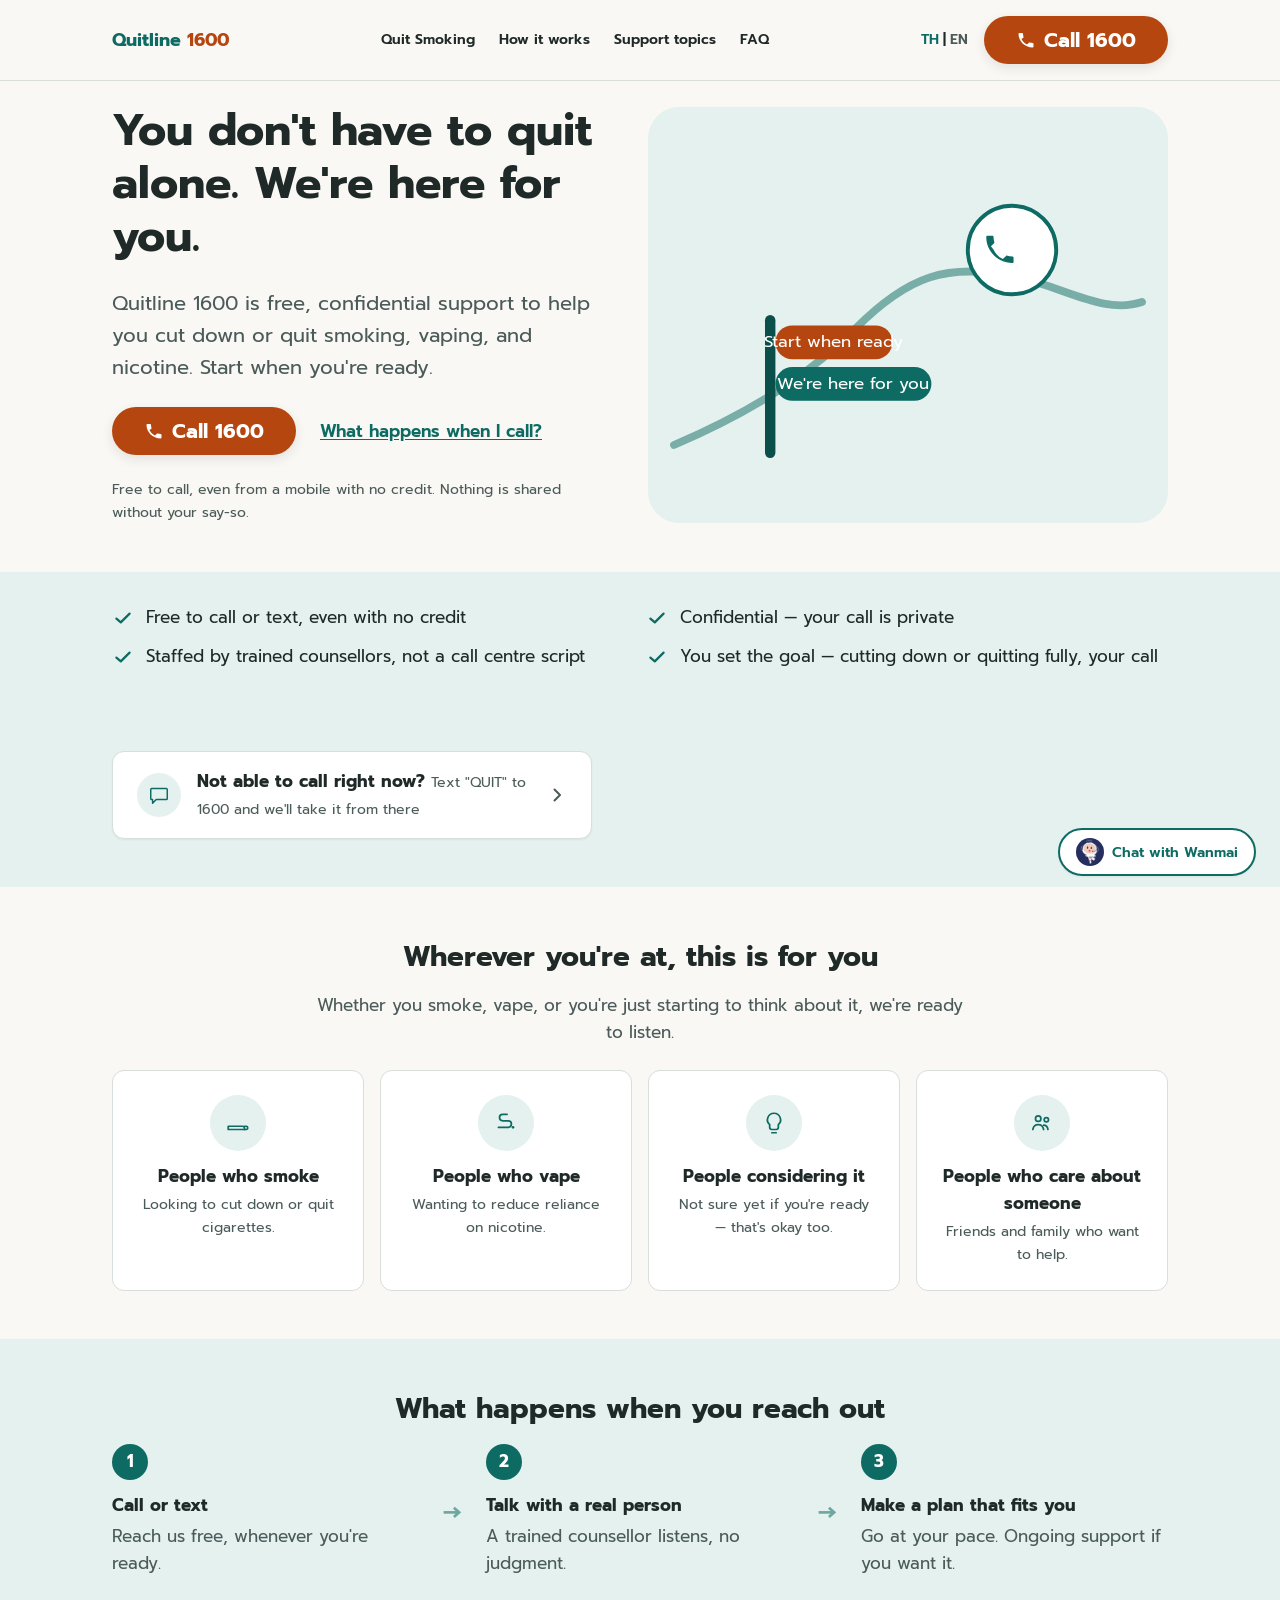
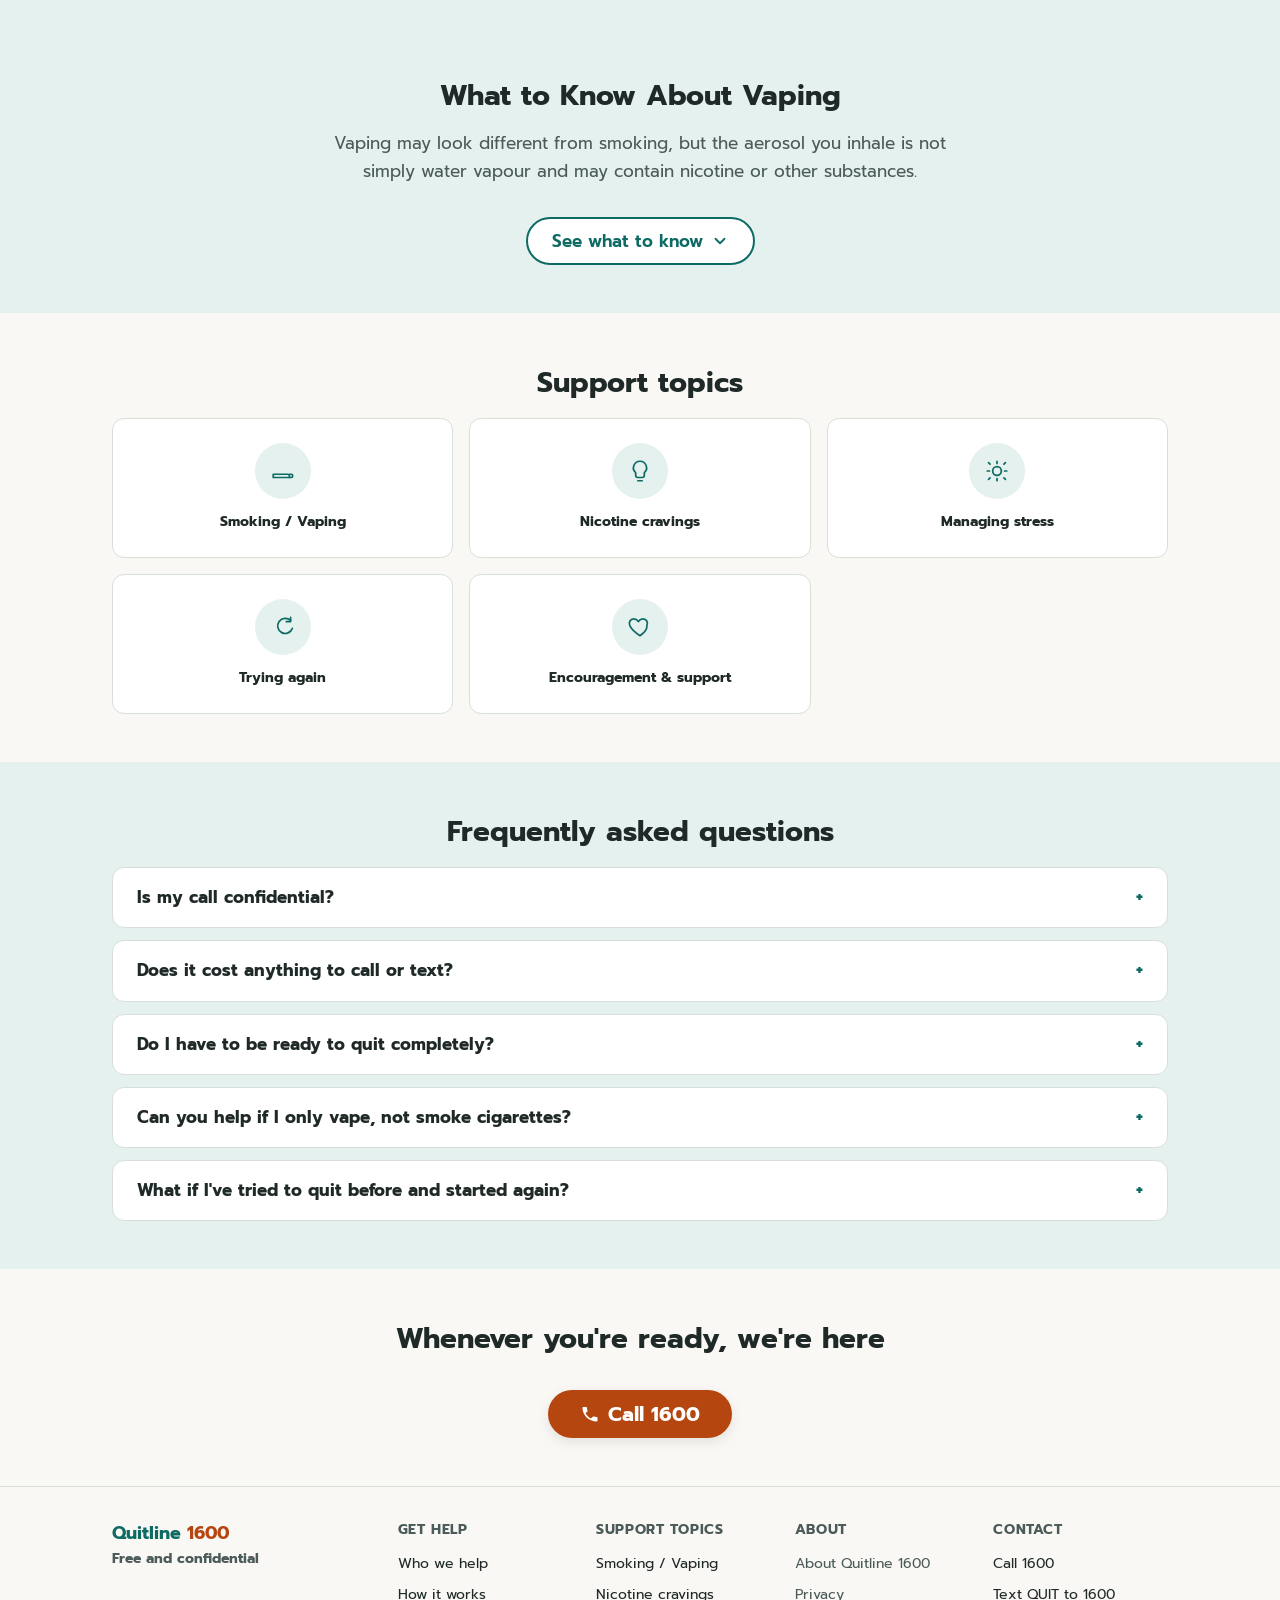
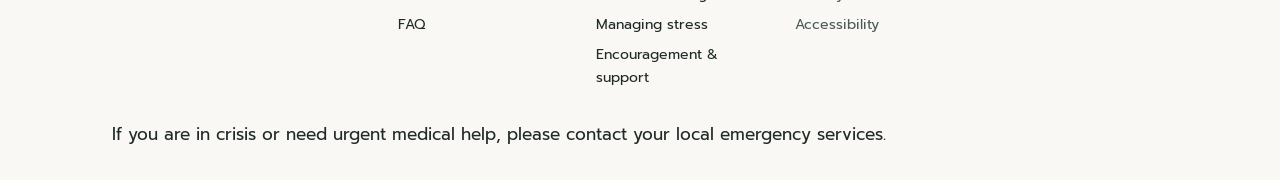
<file: en.html>
<!DOCTYPE html>
<html lang="en">
  <head>
    <meta charset="UTF-8" />
    <meta name="viewport" content="width=device-width, initial-scale=1.0" />
    <title>Quitline 1600 — Free, confidential support to quit smoking or vaping</title>
    <meta
      name="description"
      content="Quitline 1600 is a free, confidential phone and text service that helps you quit smoking or vaping, at your own pace. Call or text anytime, no matter where you're at."
    />
    <link rel="preconnect" href="https://fonts.googleapis.com" />
    <link rel="preconnect" href="https://fonts.gstatic.com" crossorigin />
    <link
      href="https://fonts.googleapis.com/css2?family=Prompt:wght@400;500;600;700&display=swap"
      rel="stylesheet"
    />
    <link rel="stylesheet" href="./style.css" />
  </head>
  <body>
    <a class="skip-link" href="#main">Skip to main content</a>

    <!-- Header: wordmark + on-page nav + language toggle + compact Call CTA -->
    <header class="site-header">
      <div class="wrap site-header__inner">
        <p class="wordmark">Quitline <span>1600</span></p>

        <nav class="site-nav" aria-label="Primary">
          <ul class="site-nav__list">
            <li><a href="#who-we-help">Quit Smoking</a></li>
            <li><a href="#how-it-works">How it works</a></li>
            <li><a href="#support-topics">Support topics</a></li>
            <li><a href="#faq">FAQ</a></li>
          </ul>
        </nav>

        <div class="header-actions">
          <p class="lang-toggle">
            <a href="./index.html" hreflang="th">TH</a>
            <span aria-hidden="true">|</span>
            <span class="lang-toggle__current" aria-current="true">EN</span>
          </p>

          <a class="btn btn-primary btn-primary--compact" href="tel:1600">
            <svg class="btn-icon" viewBox="0 0 24 24" aria-hidden="true" focusable="false">
              <path
                d="M6.6 10.8c1.4 2.8 3.8 5.2 6.6 6.6l2.2-2.2c.3-.3.7-.4 1-.2 1.1.4 2.3.6 3.6.6.6 0 1 .4 1 1V20c0 .6-.4 1-1 1C10.4 21 3 13.6 3 4.6c0-.6.4-1 1-1h3.4c.6 0 1 .4 1 1 0 1.3.2 2.5.6 3.6.1.4 0 .8-.2 1L6.6 10.8Z"
              />
            </svg>
            <span>Call 1600</span>
          </a>
        </div>
      </div>
    </header>

    <main id="main">
      <!-- Hero: must answer "what is this / who's it for / what do I do next" without scrolling -->
      <section class="hero">
        <div class="wrap hero__grid">
          <div class="hero__inner">
            <h1 class="hero__title">You don't have to quit alone. We're here for you.</h1>
            <p class="hero__lead">
              Quitline 1600 is free, confidential support to help you cut down or quit
              smoking, vaping, and nicotine. Start when you're ready.
            </p>

            <div class="hero__actions">
              <a class="btn btn-primary" href="tel:1600">
                <svg class="btn-icon" viewBox="0 0 24 24" aria-hidden="true" focusable="false">
                  <path
                    d="M6.6 10.8c1.4 2.8 3.8 5.2 6.6 6.6l2.2-2.2c.3-.3.7-.4 1-.2 1.1.4 2.3.6 3.6.6.6 0 1 .4 1 1V20c0 .6-.4 1-1 1C10.4 21 3 13.6 3 4.6c0-.6.4-1 1-1h3.4c.6 0 1 .4 1 1 0 1.3.2 2.5.6 3.6.1.4 0 .8-.2 1L6.6 10.8Z"
                  />
                </svg>
                <span>Call 1600</span>
              </a>
              <a class="hero__secondary-link" href="#how-it-works">What happens when I call?</a>
            </div>

            <p class="hero__reassurance">
              Free to call, even from a mobile with no credit. Nothing is shared without
              your say-so.
            </p>
          </div>

          <!-- Decorative illustration, mirrors the signpost/path graphic in ux/Wireframe.TH.png -->
          <div class="hero__art" aria-hidden="true">
            <svg viewBox="0 0 400 320" fill="none" xmlns="http://www.w3.org/2000/svg">
              <rect width="400" height="320" rx="24" fill="#E4F1EF" />
              <path
                d="M20 260C90 230 130 200 160 170C200 130 230 120 280 130C320 138 350 160 380 150"
                stroke="#0E6B63"
                stroke-width="6"
                stroke-linecap="round"
                fill="none"
                opacity="0.5"
              />
              <circle cx="280" cy="110" r="34" fill="#FFFFFF" stroke="#0E6B63" stroke-width="3" />
              <path
                d="M266 110c1.5 3 4 5.5 7 7l2.4-2.4c.3-.3.7-.4 1-.2 1.2.4 2.4.6 3.8.6.6 0 1 .4 1 1V119c0 .6-.4 1-1 1-11 0-20-9-20-20 0-.6.4-1 1-1h3.6c.6 0 1 .4 1 1 0 1.4.2 2.6.6 3.8.1.4 0 .8-.2 1l-2.4 2.4Z"
                fill="#0E6B63"
              />
              <rect x="90" y="160" width="8" height="110" rx="4" fill="#0A4F49" />
              <rect x="98" y="168" width="90" height="26" rx="13" fill="#B5460F" />
              <text x="143" y="185" font-size="13" fill="#FFFFFF" text-anchor="middle" font-family="Prompt, sans-serif">Start when ready</text>
              <rect x="98" y="200" width="120" height="26" rx="13" fill="#0E6B63" />
              <text x="158" y="217" font-size="13" fill="#FFFFFF" text-anchor="middle" font-family="Prompt, sans-serif">We're here for you</text>
            </svg>
          </div>
        </div>
      </section>

      <!-- Trust strip: only verified claims, placed immediately after hero -->
      <section class="trust-strip" aria-label="Good to know">
        <div class="wrap">
          <ul class="trust-list">
            <li class="trust-item">
              <svg class="trust-icon" viewBox="0 0 20 20" aria-hidden="true" focusable="false">
                <path d="M4 10.5 8 14l8-8" fill="none" stroke="currentColor" stroke-width="2" stroke-linecap="round" stroke-linejoin="round"/>
              </svg>
              <span>Free to call or text, even with no credit</span>
            </li>
            <li class="trust-item">
              <svg class="trust-icon" viewBox="0 0 20 20" aria-hidden="true" focusable="false">
                <path d="M4 10.5 8 14l8-8" fill="none" stroke="currentColor" stroke-width="2" stroke-linecap="round" stroke-linejoin="round"/>
              </svg>
              <span>Confidential — your call is private</span>
            </li>
            <li class="trust-item">
              <svg class="trust-icon" viewBox="0 0 20 20" aria-hidden="true" focusable="false">
                <path d="M4 10.5 8 14l8-8" fill="none" stroke="currentColor" stroke-width="2" stroke-linecap="round" stroke-linejoin="round"/>
              </svg>
              <span>Staffed by trained counsellors, not a call centre script</span>
            </li>
            <li class="trust-item">
              <svg class="trust-icon" viewBox="0 0 20 20" aria-hidden="true" focusable="false">
                <path d="M4 10.5 8 14l8-8" fill="none" stroke="currentColor" stroke-width="2" stroke-linecap="round" stroke-linejoin="round"/>
              </svg>
              <span>You set the goal — cutting down or quitting fully, your call</span>
            </li>
          </ul>
        </div>
      </section>

      <!-- Secondary action: text option for privacy-sensitive moments -->
      <section class="section section--tint">
        <div class="wrap">
          <a class="chat-cta" href="sms:1600?&body=QUIT">
            <span class="chat-cta__icon">
              <svg viewBox="0 0 24 24" aria-hidden="true" focusable="false">
                <path
                  d="M4 5h16a1 1 0 0 1 1 1v10a1 1 0 0 1-1 1H9l-4 4v-4H4a1 1 0 0 1-1-1V6a1 1 0 0 1 1-1Z"
                  fill="none" stroke="currentColor" stroke-width="1.6" stroke-linejoin="round"
                />
              </svg>
            </span>
            <span class="chat-cta__body">
              <span class="chat-cta__title">Not able to call right now?</span>
              <span class="chat-cta__subtitle">Text "QUIT" to 1600 and we'll take it from there</span>
            </span>
            <svg class="chat-cta__chevron" viewBox="0 0 20 20" aria-hidden="true" focusable="false">
              <path d="M7.5 4.5 13 10l-5.5 5.5" fill="none" stroke="currentColor" stroke-width="2" stroke-linecap="round" stroke-linejoin="round"/>
            </svg>
          </a>
        </div>
      </section>

      <!-- Who we help: inclusive framing, no readiness gate -->
      <section class="section" id="who-we-help" aria-labelledby="who-we-help-heading">
        <div class="wrap">
          <h2 id="who-we-help-heading" class="section__title section__title--center">Wherever you're at, this is for you</h2>
          <p class="section__lead section__lead--center">
            Whether you smoke, vape, or you're just starting to think about it, we're
            ready to listen.
          </p>
          <ul class="who-grid">
            <li class="who-card">
              <span class="icon-badge">
                <svg viewBox="0 0 24 24" aria-hidden="true" focusable="false">
                  <path d="M3 15h13a2 2 0 0 1 2 2v1H3v-3Z" fill="none" stroke="currentColor" stroke-width="1.6" stroke-linejoin="round"/>
                  <path d="M18 15h1.5a1.5 1.5 0 0 1 0 3H18" fill="none" stroke="currentColor" stroke-width="1.6" stroke-linecap="round"/>
                </svg>
              </span>
              <h3 class="who-card__title">People who smoke</h3>
              <p class="who-card__text">Looking to cut down or quit cigarettes.</p>
            </li>
            <li class="who-card">
              <span class="icon-badge">
                <svg viewBox="0 0 24 24" aria-hidden="true" focusable="false">
                  <path d="M5 16h9a3 3 0 0 0 0-6H9a3 3 0 0 1 0-6h4" fill="none" stroke="currentColor" stroke-width="1.6" stroke-linecap="round" stroke-linejoin="round"/>
                  <circle cx="18.5" cy="16" r="1.2" fill="currentColor"/>
                </svg>
              </span>
              <h3 class="who-card__title">People who vape</h3>
              <p class="who-card__text">Wanting to reduce reliance on nicotine.</p>
            </li>
            <li class="who-card">
              <span class="icon-badge">
                <svg viewBox="0 0 24 24" aria-hidden="true" focusable="false">
                  <path d="M12 3a6 6 0 0 0-4 10.5V16a2 2 0 0 0 2 2h4a2 2 0 0 0 2-2v-2.5A6 6 0 0 0 12 3Z" fill="none" stroke="currentColor" stroke-width="1.6" stroke-linejoin="round"/>
                  <path d="M10 21h4" stroke="currentColor" stroke-width="1.6" stroke-linecap="round"/>
                </svg>
              </span>
              <h3 class="who-card__title">People considering it</h3>
              <p class="who-card__text">Not sure yet if you're ready — that's okay too.</p>
            </li>
            <li class="who-card">
              <span class="icon-badge">
                <svg viewBox="0 0 24 24" aria-hidden="true" focusable="false">
                  <circle cx="8.5" cy="8" r="2.5" fill="none" stroke="currentColor" stroke-width="1.6"/>
                  <circle cx="16" cy="9" r="2" fill="none" stroke="currentColor" stroke-width="1.6"/>
                  <path d="M3.5 18c.5-2.8 2.5-4.5 5-4.5s4.5 1.7 5 4.5" fill="none" stroke="currentColor" stroke-width="1.6" stroke-linecap="round"/>
                  <path d="M13.5 14c2 0 3.6 1.5 4 4" fill="none" stroke="currentColor" stroke-width="1.6" stroke-linecap="round"/>
                </svg>
              </span>
              <h3 class="who-card__title">People who care about someone</h3>
              <p class="who-card__text">Friends and family who want to help.</p>
            </li>
          </ul>
        </div>
      </section>

      <!-- How it works: demystify the call before asking again -->
      <section class="section section--tint" id="how-it-works" aria-labelledby="how-it-works-heading">
        <div class="wrap">
          <h2 id="how-it-works-heading" class="section__title section__title--center">What happens when you reach out</h2>
          <ol class="steps">
            <li class="step">
              <span class="step__number" aria-hidden="true">1</span>
              <h3 class="step__title">Call or text</h3>
              <p class="step__text">Reach us free, whenever you're ready.</p>
            </li>
            <li class="step-arrow" aria-hidden="true">&rarr;</li>
            <li class="step">
              <span class="step__number" aria-hidden="true">2</span>
              <h3 class="step__title">Talk with a real person</h3>
              <p class="step__text">A trained counsellor listens, no judgment.</p>
            </li>
            <li class="step-arrow" aria-hidden="true">&rarr;</li>
            <li class="step">
              <span class="step__number" aria-hidden="true">3</span>
              <h3 class="step__title">Make a plan that fits you</h3>
              <p class="step__text">Go at your pace. Ongoing support if you want it.</p>
            </li>
          </ol>
        </div>
      </section>

      <!-- Featured Vaping Education: renders exactly once, approved copy only.
           Mirrors src/index.html #vaping-education (kept in sync per CLAUDE.md). -->
      <section class="section section--tint" id="vaping-education" aria-labelledby="vaping-education-heading">
        <div class="wrap">
          <h2 id="vaping-education-heading" class="section__title section__title--center">What to Know About Vaping</h2>
          <p class="section__lead section__lead--center">
            Vaping may look different from smoking, but the aerosol you inhale is not
            simply water vapour and may contain nicotine or other substances.
          </p>

          <button
            class="vaping-edu__toggle"
            type="button"
            aria-expanded="false"
            aria-controls="vaping-education-content"
            data-label-collapsed="See what to know"
            data-label-expanded="Hide information"
          >
            <span class="vaping-edu__toggle-label">See what to know</span>
            <svg class="vaping-edu__toggle-icon" aria-hidden="true" viewBox="0 0 20 20" focusable="false">
              <path d="M5 7.5 10 12.5 15 7.5" fill="none" stroke="currentColor" stroke-width="2" stroke-linecap="round" stroke-linejoin="round"/>
            </svg>
          </button>

          <div class="vaping-edu__collapsible" id="vaping-education-content" hidden>
            <ul class="vaping-edu__points">
              <li class="vaping-edu__point">
                <span class="vaping-edu__number" aria-hidden="true">01</span>
                <div class="vaping-edu__content">
                  <h3 class="vaping-edu__point-title">Why You Want to Vape Again</h3>
                  <p class="vaping-edu__point-text">Nicotine creates dependence and can make you feel like using again more often.</p>
                </div>
              </li>
              <li class="vaping-edu__point vaping-edu__point--emphasis">
                <span class="vaping-edu__number" aria-hidden="true">02</span>
                <div class="vaping-edu__content">
                  <h3 class="vaping-edu__point-title">Using More Often Than You Notice</h3>
                  <p class="vaping-edu__point-text">Vapes can be easy to reach for again and again, making it hard to notice how much you're using.</p>
                </div>
              </li>
              <li class="vaping-edu__point">
                <span class="vaping-edu__number" aria-hidden="true">03</span>
                <div class="vaping-edu__content">
                  <h3 class="vaping-edu__point-title">More Than Water Vapour</h3>
                  <p class="vaping-edu__point-text">The aerosol may contain nicotine, chemicals, or fine particles.</p>
                </div>
              </li>
              <li class="vaping-edu__point">
                <span class="vaping-edu__number" aria-hidden="true">04</span>
                <div class="vaping-edu__content">
                  <h3 class="vaping-edu__point-title">Long-term Effects</h3>
                  <p class="vaping-edu__point-text">Long-term effects are still being studied, but that doesn't mean vaping is safe.</p>
                </div>
              </li>
            </ul>

            <div class="vaping-edu__actions">
              <!-- /resources/vaping-and-nicotine is not yet built; link kept per
                   content-requirements.md §10 and wireframe-plan.md §21. -->
              <a class="btn btn-secondary" href="/resources/vaping-and-nicotine">Learn about vaping and nicotine</a>
              <p class="vaping-edu__next">
                Want to start cutting down but not ready to call?
                <a href="sms:1600?&body=QUIT">Chat with us &rarr;</a>
              </p>
            </div>
          </div>
        </div>
      </section>

      <!-- Support topics: practical entry points for users not yet ready to call -->
      <section class="section" id="support-topics" aria-labelledby="support-topics-heading">
        <div class="wrap">
          <h2 id="support-topics-heading" class="section__title section__title--center">Support topics</h2>
          <ul class="topic-grid">
            <li class="topic-card">
              <span class="icon-badge">
                <svg viewBox="0 0 24 24" aria-hidden="true" focusable="false">
                  <path d="M3 15h13a2 2 0 0 1 2 2v1H3v-3Z" fill="none" stroke="currentColor" stroke-width="1.6" stroke-linejoin="round"/>
                  <path d="M18 15h1.5a1.5 1.5 0 0 1 0 3H18" fill="none" stroke="currentColor" stroke-width="1.6" stroke-linecap="round"/>
                </svg>
              </span>
              <h3 class="topic-card__title">Smoking / Vaping</h3>
            </li>
            <li class="topic-card">
              <span class="icon-badge">
                <svg viewBox="0 0 24 24" aria-hidden="true" focusable="false">
                  <path d="M12 3a6 6 0 0 0-4 10.5V16a2 2 0 0 0 2 2h4a2 2 0 0 0 2-2v-2.5A6 6 0 0 0 12 3Z" fill="none" stroke="currentColor" stroke-width="1.6" stroke-linejoin="round"/>
                  <path d="M10 21h4" stroke="currentColor" stroke-width="1.6" stroke-linecap="round"/>
                </svg>
              </span>
              <h3 class="topic-card__title">Nicotine cravings</h3>
            </li>
            <li class="topic-card">
              <span class="icon-badge">
                <svg viewBox="0 0 24 24" aria-hidden="true" focusable="false">
                  <circle cx="12" cy="12" r="4" fill="none" stroke="currentColor" stroke-width="1.6"/>
                  <path d="M12 3v2M12 19v2M4.2 4.2l1.4 1.4M18.4 18.4l1.4 1.4M3 12h2M19 12h2M4.2 19.8l1.4-1.4M18.4 5.6l1.4-1.4" stroke="currentColor" stroke-width="1.6" stroke-linecap="round"/>
                </svg>
              </span>
              <h3 class="topic-card__title">Managing stress</h3>
            </li>
            <li class="topic-card">
              <span class="icon-badge">
                <svg viewBox="0 0 24 24" aria-hidden="true" focusable="false">
                  <path d="M19 6a7 7 0 1 0 1.7 7.2" fill="none" stroke="currentColor" stroke-width="1.6" stroke-linecap="round"/>
                  <path d="M19 3v4h-4" fill="none" stroke="currentColor" stroke-width="1.6" stroke-linecap="round" stroke-linejoin="round"/>
                </svg>
              </span>
              <h3 class="topic-card__title">Trying again</h3>
            </li>
            <li class="topic-card">
              <span class="icon-badge">
                <svg viewBox="0 0 24 24" aria-hidden="true" focusable="false">
                  <path d="M12 20s-7-4.4-9.3-9C1.2 7.6 3 4.5 6.2 4.5c1.9 0 3.3 1 4.3 2.5 1-1.5 2.4-2.5 4.3-2.5 3.2 0 5 3.1 3.5 6.5C19 15.6 12 20 12 20Z" fill="none" stroke="currentColor" stroke-width="1.6" stroke-linejoin="round"/>
                </svg>
              </span>
              <h3 class="topic-card__title">Encouragement &amp; support</h3>
            </li>
          </ul>
        </div>
      </section>

      <!-- FAQ: accessible native accordion, no JS required -->
      <section class="section section--tint" id="faq" aria-labelledby="faq-heading">
        <div class="wrap">
          <h2 id="faq-heading" class="section__title section__title--center">Frequently asked questions</h2>
          <div class="faq-list">
            <details class="faq-item">
              <summary class="faq-item__question">Is my call confidential?</summary>
              <p class="faq-item__answer">Yes. What you share stays private. We don't share your information without your say-so.</p>
            </details>
            <details class="faq-item">
              <summary class="faq-item__question">Does it cost anything to call or text?</summary>
              <p class="faq-item__answer">Calling and texting Quitline 1600 is free, even from a mobile with no credit.</p>
            </details>
            <details class="faq-item">
              <summary class="faq-item__question">Do I have to be ready to quit completely?</summary>
              <p class="faq-item__answer">No. You can call to cut down, ask questions, or just find out more — there's no pressure to commit to anything today.</p>
            </details>
            <details class="faq-item">
              <summary class="faq-item__question">Can you help if I only vape, not smoke cigarettes?</summary>
              <p class="faq-item__answer">Yes. Quitline 1600 supports people who vape or use nicotine products, not only cigarette smokers.</p>
            </details>
            <details class="faq-item">
              <summary class="faq-item__question">What if I've tried to quit before and started again?</summary>
              <p class="faq-item__answer">That's a normal part of the process. We'll help you figure out what to try differently this time.</p>
            </details>
          </div>
        </div>
      </section>

      <!-- Repeated primary CTA for scrolled visitors -->
      <section class="section cta-repeat">
        <div class="wrap cta-repeat__inner">
          <h2 class="section__title">Whenever you're ready, we're here</h2>
          <a class="btn btn-primary" href="tel:1600">
            <svg class="btn-icon" viewBox="0 0 24 24" aria-hidden="true" focusable="false">
              <path
                d="M6.6 10.8c1.4 2.8 3.8 5.2 6.6 6.6l2.2-2.2c.3-.3.7-.4 1-.2 1.1.4 2.3.6 3.6.6.6 0 1 .4 1 1V20c0 .6-.4 1-1 1C10.4 21 3 13.6 3 4.6c0-.6.4-1 1-1h3.4c.6 0 1 .4 1 1 0 1.3.2 2.5.6 3.6.1.4 0 .8-.2 1L6.6 10.8Z"
              />
            </svg>
            <span>Call 1600</span>
          </a>
        </div>
      </section>
    </main>

    <!-- Footer: expanded nav columns. Pages not yet built are listed as plain text, not dead links. -->
    <footer class="site-footer">
      <div class="wrap footer-grid">
        <div class="footer-col">
          <p class="wordmark">Quitline <span>1600</span></p>
          <p class="site-footer__number">Free and confidential</p>
        </div>

        <nav class="footer-col" aria-label="Get help">
          <h2 class="footer-col__title">Get help</h2>
          <ul class="footer-col__list">
            <li><a href="#who-we-help">Who we help</a></li>
            <li><a href="#how-it-works">How it works</a></li>
            <li><a href="#faq">FAQ</a></li>
          </ul>
        </nav>

        <nav class="footer-col" aria-label="Support topics">
          <h2 class="footer-col__title">Support topics</h2>
          <ul class="footer-col__list">
            <li><a href="#support-topics">Smoking / Vaping</a></li>
            <li><a href="#support-topics">Nicotine cravings</a></li>
            <li><a href="#support-topics">Managing stress</a></li>
            <li><a href="#support-topics">Encouragement &amp; support</a></li>
          </ul>
        </nav>

        <div class="footer-col">
          <h2 class="footer-col__title">About</h2>
          <ul class="footer-col__list footer-col__list--static">
            <li>About Quitline 1600</li>
            <li>Privacy</li>
            <li>Accessibility</li>
          </ul>
        </div>

        <div class="footer-col">
          <h2 class="footer-col__title">Contact</h2>
          <ul class="footer-col__list">
            <li><a href="tel:1600">Call 1600</a></li>
            <li><a href="sms:1600?&body=QUIT">Text QUIT to 1600</a></li>
          </ul>
        </div>
      </div>

      <div class="wrap">
        <p class="site-footer__legal">
          If you are in crisis or need urgent medical help, please contact your local
          emergency services.
        </p>
      </div>
    </footer>

    <!-- Floating Chat invitation: polite, secondary to the Phone CTA. Non-modal
         disclosure (role="dialog", no aria-modal, no focus trap). Uses the same
         existing Chat destination as every other Chat link on this page. -->
    <div class="floating-chat" data-floating-chat>
      <div
        class="floating-chat__panel"
        id="floating-chat-panel"
        role="dialog"
        aria-labelledby="floating-chat-title"
        aria-describedby="floating-chat-description"
        hidden
      >
        <button
          class="floating-chat__close"
          type="button"
          aria-label="Close chat invitation"
          data-chat-close
        >
          &times;
        </button>

        <div class="floating-chat__header">
          <img
            class="floating-chat__avatar"
            src="./ai-chatbot-logo.png"
            alt=""
            aria-hidden="true"
          />
          <div>
            <p class="floating-chat__eyebrow">AI Chatbot</p>
            <h2 class="floating-chat__title" id="floating-chat-title">Wanmai AI QuitBot</h2>
          </div>
        </div>

        <p class="floating-chat__description" id="floating-chat-description">
          Not ready to call? Start by typing a message, receiving guidance, and exploring
          an approach that works for you, 24 hours a day.
        </p>

        <div class="floating-chat__actions">
          <a
            class="btn btn-secondary floating-chat__start"
            href="sms:1600?&body=QUIT"
            data-chat-start
          >
            Start chat
          </a>
          <button class="floating-chat__later" type="button" data-chat-later>
            Maybe later
          </button>
        </div>
      </div>

      <button
        class="floating-chat__launcher"
        type="button"
        aria-expanded="false"
        aria-controls="floating-chat-panel"
        data-chat-launcher
      >
        <img
          class="floating-chat__launcher-avatar"
          src="./ai-chatbot-logo.png"
          alt=""
          aria-hidden="true"
        />
        <span>Chat with Wanmai</span>
      </button>
    </div>

    <script src="./script.js"></script>
  </body>
</html>
</file>
<file: style.css>
/* ============================================================
   Design tokens — see ui/design-system.md, ui/color-guideline.md,
   ui/typography.md
   ============================================================ */
:root {
  /* Color */
  --color-bg: #faf8f4;
  --color-surface: #ffffff;
  --color-text: #1f2a28;
  --color-text-muted: #4b5b59;
  --color-primary: #0e6b63;
  --color-primary-dark: #0a4f49;
  --color-tint: #e4f1ef;
  --color-border: #d8ded9;
  --color-cta: #b5460f;
  --color-cta-hover: #8f380b;
  --color-cta-text: #ffffff;
  --color-focus: #1b6fcb;

  /* Spacing */
  --space-1: 4px;
  --space-2: 8px;
  --space-3: 12px;
  --space-4: 16px;
  --space-5: 24px;
  --space-6: 32px;
  --space-7: 48px;
  --space-8: 64px;

  /* Radius */
  --radius-sm: 8px;
  --radius-md: 12px;
  --radius-lg: 20px;
  --radius-pill: 999px;

  /* Shadow */
  --shadow-sm: 0 1px 2px rgba(15, 30, 28, 0.06);
  --shadow-md: 0 4px 12px rgba(15, 30, 28, 0.1);

  /* Layout */
  --content-max-width: 1120px;
  --content-padding-inline: var(--space-4);

  /* Type — Prompt supports Thai + Latin clearly (ui/typography.md) */
  --font-base: "Prompt", -apple-system, BlinkMacSystemFont, "Segoe UI", Roboto,
    "Helvetica Neue", Arial, sans-serif;
  --text-hero: 1.75rem;
  --text-h2: 1.375rem;
  --text-lead: 1.125rem;
  --text-body: 1rem;
  --text-small: 0.875rem;
  --text-cta: 1.125rem;

  /* Motion */
  --transition-fast: 150ms ease;
  --transition-base: 200ms ease;
}

@media (min-width: 768px) {
  :root {
    --content-padding-inline: var(--space-6);
    --text-h2: 1.625rem;
  }
}

@media (min-width: 1024px) {
  :root {
    --text-hero: 2.75rem;
    --text-h2: 1.75rem;
    --text-lead: 1.25rem;
    --text-body: 1.0625rem;
    --text-cta: 1.25rem;
  }
}

/* ============================================================
   Reset
   ============================================================ */
*,
*::before,
*::after {
  box-sizing: border-box;
}

html {
  -webkit-text-size-adjust: 100%;
}

body {
  margin: 0;
  font-family: var(--font-base);
  font-size: var(--text-body);
  line-height: 1.6;
  color: var(--color-text);
  background: var(--color-bg);
}

h1,
h2,
h3,
p,
ul,
ol {
  margin: 0;
}

ul,
ol {
  padding: 0;
  list-style: none;
}

a {
  color: inherit;
}

img,
svg {
  max-width: 100%;
  display: block;
}

@media (prefers-reduced-motion: reduce) {
  * {
    animation-duration: 0.01ms !important;
    animation-iteration-count: 1 !important;
    transition-duration: 0.01ms !important;
    scroll-behavior: auto !important;
  }
}

/* ============================================================
   Layout helpers
   ============================================================ */
.wrap {
  max-width: var(--content-max-width);
  margin-inline: auto;
  padding-inline: var(--content-padding-inline);
}

.skip-link {
  position: absolute;
  left: -9999px;
  top: 0;
  background: var(--color-primary);
  color: #fff;
  padding: var(--space-3) var(--space-4);
  z-index: 100;
  border-radius: 0 0 var(--radius-sm) 0;
}

.skip-link:focus {
  left: 0;
}

/* Focus visibility — never removed without replacement (ui/component-guideline.md) */
a:focus-visible,
button:focus-visible {
  outline: 3px solid var(--color-focus);
  outline-offset: 2px;
  border-radius: var(--radius-sm);
}

/* ============================================================
   Header
   ============================================================ */
.site-header {
  padding-block: var(--space-4);
  border-bottom: 1px solid var(--color-border);
}

.site-header__inner {
  display: flex;
  align-items: center;
  justify-content: space-between;
  gap: var(--space-4);
}

.wordmark {
  font-weight: 700;
  font-size: 1.125rem;
  color: var(--color-primary);
}

.wordmark span {
  color: var(--color-cta);
}

/* Nav hidden on mobile to keep the header compact (ui/responsive-guideline.md
   "Keep navigation compact" / "Compact header") — every nav destination is also
   reachable by scrolling this single page, so no menu-button fallback is needed. */
.site-nav {
  display: none;
}

.site-nav__list {
  display: flex;
  gap: var(--space-5);
  font-size: var(--text-small);
  font-weight: 600;
}

.site-nav__list a {
  text-decoration: none;
  color: var(--color-text);
}

.site-nav__list a:hover {
  color: var(--color-primary);
}

.btn-primary--compact {
  width: auto;
  min-height: 40px;
  padding-inline: var(--space-4);
  font-size: var(--text-small);
}

.header-actions {
  display: flex;
  align-items: center;
  gap: var(--space-4);
}

/* Language toggle — plain links, no JS (ui/typography.md link rules) */
.lang-toggle {
  display: flex;
  align-items: center;
  gap: var(--space-1);
  font-size: var(--text-small);
  font-weight: 600;
}

.lang-toggle a {
  text-decoration: none;
  color: var(--color-primary);
}

.lang-toggle a:hover {
  text-decoration: underline;
}

.lang-toggle__current {
  color: var(--color-text-muted);
}

@media (min-width: 768px) {
  .site-nav {
    display: block;
  }
}

/* ============================================================
   Hero — must resolve "what is this / who's it for / next step"
   without scrolling on mobile (ux/content-hierarchy.md)
   ============================================================ */
.hero {
  padding-block: var(--space-5) var(--space-7);
}

.hero__grid {
  display: grid;
  grid-template-columns: 1fr;
  align-items: center;
  gap: var(--space-6);
}

.hero__inner {
  display: flex;
  flex-direction: column;
  gap: var(--space-4);
  max-width: 640px;
}

/* Hero image slider — shown below the Hero text on mobile, right-hand column
   on desktop; rectangular, never cropped/stretched, teal/neutral controls
   only (no CTA-orange, per color-guideline.md). */
.hero__art {
  width: 100%;
}

.hero-slider {
  position: relative;
  width: 100%;
}

.hero-slider__track {
  position: relative;
  width: 100%;
  aspect-ratio: 1200 / 960;
  overflow: hidden;
  border-radius: var(--radius-lg);
  background: var(--color-surface);
}

.hero-slider__slide {
  position: absolute;
  inset: 0;
  margin: 0;
  opacity: 0;
  transition: opacity var(--transition-base);
}

.hero-slider__slide.is-active {
  opacity: 1;
}

.hero-slider__slide img {
  display: block;
  width: 100%;
  height: 100%;
  object-fit: contain;
}

.hero-slider__control {
  position: absolute;
  top: 50%;
  transform: translateY(-50%);
  width: 40px;
  height: 40px;
  border-radius: 50%;
  border: none;
  background: rgba(255, 255, 255, 0.9);
  color: var(--color-primary);
  display: flex;
  align-items: center;
  justify-content: center;
  font-size: 1.5rem;
  line-height: 1;
  cursor: pointer;
  box-shadow: var(--shadow-sm);
  transition: background-color var(--transition-fast);
  z-index: 2;
}

.hero-slider__control:hover {
  background: #fff;
}

.hero-slider__control--prev {
  left: var(--space-3);
}

.hero-slider__control--next {
  right: var(--space-3);
}

.hero-slider__status {
  position: absolute;
  width: 1px;
  height: 1px;
  padding: 0;
  margin: -1px;
  overflow: hidden;
  clip: rect(0, 0, 0, 0);
  white-space: nowrap;
  border: 0;
}

.hero-slider__dots {
  display: flex;
  justify-content: center;
  align-items: center;
  gap: var(--space-2);
  margin-top: var(--space-3);
}

.hero-slider__dot {
  width: 10px;
  height: 10px;
  padding: 0;
  border: none;
  border-radius: var(--radius-pill);
  background: var(--color-border);
  cursor: pointer;
  transition: background-color var(--transition-fast), width var(--transition-fast);
}

.hero-slider__dot.is-active {
  width: 24px;
  background: var(--color-primary);
}

@media (min-width: 1024px) {
  .hero__grid {
    grid-template-columns: minmax(0, 1fr) minmax(0, 520px);
    gap: var(--space-7);
  }

  .hero__art {
    max-width: 520px;
    justify-self: end;
  }
}

.hero__title {
  font-size: var(--text-hero);
  font-weight: 700;
  line-height: 1.2;
  color: var(--color-text);
}

.hero__lead {
  font-size: var(--text-lead);
  color: var(--color-text-muted);
  max-width: 46ch;
}

.hero__reassurance {
  font-size: var(--text-small);
  color: var(--color-text-muted);
}

.hero__actions {
  display: flex;
  flex-direction: column;
  align-items: flex-start;
  gap: var(--space-3);
}

.hero__secondary-link {
  color: var(--color-primary);
  font-weight: 600;
  text-decoration: underline;
  text-underline-offset: 2px;
}

@media (min-width: 768px) {
  .hero__actions {
    flex-direction: row;
    align-items: center;
    gap: var(--space-5);
  }
}

@media (min-width: 1024px) {
  .hero__inner {
    gap: var(--space-5);
  }
}

/* ============================================================
   Buttons — ui/component-guideline.md
   ============================================================ */
.btn {
  display: inline-flex;
  align-items: center;
  justify-content: center;
  gap: var(--space-2);
  min-height: 48px;
  padding-inline: var(--space-6);
  border-radius: var(--radius-pill);
  font-size: var(--text-cta);
  font-weight: 700;
  text-decoration: none;
  transition: background-color var(--transition-fast),
    transform var(--transition-fast);
  width: 100%;
}

@media (min-width: 768px) {
  .btn {
    width: auto;
  }
}

.btn:active {
  transform: scale(0.98);
}

.btn-icon {
  width: 20px;
  height: 20px;
  fill: currentColor;
}

.btn-primary {
  background: var(--color-cta);
  color: var(--color-cta-text);
  box-shadow: var(--shadow-md);
}

.btn-primary:hover {
  background: var(--color-cta-hover);
}

.btn-secondary {
  background: var(--color-surface);
  color: var(--color-primary);
  border: 2px solid var(--color-primary);
}

.btn-secondary:hover {
  background: var(--color-tint);
}

/* ============================================================
   Sections
   ============================================================ */
.section {
  padding-block: var(--space-7);
}

.section--tint {
  background: var(--color-tint);
}

.section__title {
  font-size: var(--text-h2);
  font-weight: 700;
  margin-bottom: var(--space-3);
}

.section__lead {
  color: var(--color-text-muted);
  max-width: 60ch;
  margin-bottom: var(--space-5);
}

.section__title--center {
  text-align: center;
}

.section__lead--center {
  text-align: center;
  margin-inline: auto;
}

/* ============================================================
   Trust strip — own section directly under the hero
   (ux/content-hierarchy.md Priority 1 / ux/wireframe-plan.md)
   ============================================================ */
.trust-strip {
  padding-block: var(--space-6);
  background: var(--color-tint);
}

/* Who we help — icon cards (ux/wireframe-plan.md "Who We Help") */
.who-grid {
  display: grid;
  grid-template-columns: 1fr;
  gap: var(--space-4);
}

.who-card {
  background: var(--color-surface);
  border: 1px solid var(--color-border);
  border-radius: var(--radius-md);
  padding: var(--space-5);
  text-align: center;
}

/* Vaping/nicotine card gets a subtle teal emphasis — never CTA-orange
   (knowledge/project-brief.md: vaping/nicotine users must be addressed
   equally, not treated as an afterthought). */
.who-card--emphasis {
  background: var(--color-tint);
  border-color: var(--color-primary);
}

/* Circular icon badge — reused by who-cards and topic-cards to echo the
   rounded icon treatment in ux/Wireframe.TH.png */
.icon-badge {
  width: 56px;
  height: 56px;
  border-radius: 50%;
  background: var(--color-tint);
  display: flex;
  align-items: center;
  justify-content: center;
  margin-inline: auto;
  margin-bottom: var(--space-3);
}

.icon-badge svg {
  width: 26px;
  height: 26px;
  color: var(--color-primary);
}

.who-card__title {
  font-size: 1.0625rem;
  font-weight: 700;
  margin-bottom: var(--space-1);
}

.who-card__text {
  color: var(--color-text-muted);
  font-size: var(--text-small);
}

@media (min-width: 640px) {
  .who-grid {
    grid-template-columns: repeat(2, 1fr);
  }
}

@media (min-width: 1024px) {
  .who-grid {
    grid-template-columns: repeat(4, 1fr);
  }
}

/* ============================================================
   Contact options — Phone Card (dominant) + Chat Card (secondary,
   text + QR feature panel on desktop). Orange reserved for Phone
   only; teal for Chat. No heavy shadows (ui/color-guideline.md).
   ============================================================ */
.contact-grid {
  display: grid;
  grid-template-columns: 1fr;
  gap: var(--space-5);
}

@media (min-width: 768px) {
  .contact-grid {
    grid-template-columns: repeat(2, 1fr);
  }
}

@media (min-width: 1024px) {
  .contact-grid {
    grid-template-columns: minmax(0, 0.95fr) minmax(0, 1.05fr);
  }
}

.contact-card {
  background: var(--color-surface);
  border: 1px solid var(--color-border);
  border-radius: var(--radius-md);
  padding: var(--space-5);
  display: flex;
  flex-direction: column;
  align-items: flex-start;
  gap: var(--space-3);
  height: 100%;
}

.contact-card--phone {
  border-top: 4px solid var(--color-cta);
}

.contact-card--chat {
  border-top: 4px solid var(--color-primary);
}

.contact-card__badge {
  display: inline-block;
  font-size: var(--text-small);
  font-weight: 600;
  color: var(--color-primary);
  background: var(--color-tint);
  padding: var(--space-1) var(--space-3);
  border-radius: var(--radius-pill);
}

.contact-card__eyebrow {
  font-size: var(--text-small);
  font-weight: 600;
  color: var(--color-text-muted);
}

.contact-card__title {
  font-size: 1.125rem;
  font-weight: 700;
}

.contact-card__title--phone {
  font-size: 1.75rem;
}

.contact-card__number {
  color: var(--color-cta);
  font-size: 1.15em;
}

.contact-card__brand {
  display: flex;
  align-items: center;
  gap: var(--space-3);
}

.contact-card__text {
  color: var(--color-text-muted);
}

.contact-card__meta {
  color: var(--color-text-muted);
  font-size: var(--text-small);
  font-weight: 600;
}

.contact-card .btn {
  margin-top: auto;
  align-self: stretch;
}

@media (min-width: 768px) {
  .contact-card .btn {
    align-self: flex-start;
  }
}

.quitbot-avatar {
  width: var(--chatbot-avatar-size-sm, 40px);
  height: var(--chatbot-avatar-size-sm, 40px);
  border-radius: 50%;
  object-fit: cover;
  flex-shrink: 0;
}

.line-id {
  font-weight: 600;
}

/* Chat card: text content + QR feature panel */
.contact-card__chat-layout {
  display: flex;
  flex-direction: column;
  gap: var(--space-4);
  width: 100%;
  height: 100%;
}

.contact-card__chat-content {
  display: flex;
  flex-direction: column;
  align-items: flex-start;
  gap: var(--space-3);
  flex: 1;
  min-width: 0;
}

/* QR is a supporting desktop action, never the only way to chat — hidden by
   default on mobile so the direct Chat button stays primary (scanning a QR
   on the same phone showing it is not possible). */
.contact-card__qr {
  display: none;
}

@media (min-width: 768px) {
  .contact-card__qr {
    display: flex;
    flex-direction: column;
    align-items: center;
    gap: var(--space-2);
    align-self: center;
    background: var(--color-tint);
    border-radius: var(--radius-sm);
    padding: var(--space-3);
  }

  .contact-card__qr img {
    width: 140px;
    max-width: 100%;
    height: auto;
    display: block;
    background: var(--color-surface);
    border-radius: var(--radius-sm);
    padding: var(--space-2);
  }

  .contact-card__qr p {
    margin: 0;
    font-size: var(--text-small);
    color: var(--color-text-muted);
    text-align: center;
  }
}

@media (min-width: 1024px) {
  .contact-card__chat-layout {
    flex-direction: row;
    align-items: stretch;
  }

  .contact-card__qr {
    flex: 0 0 auto;
    width: 170px;
  }

  .contact-card__qr img {
    width: 100%;
    max-width: 140px;
  }
}

/* Support topics — icon + label cards, matching the compact topic row in
   ux/Wireframe.TH.png ("Support Topic Cards" in ux/wireframe-plan.md) */
.topic-grid {
  display: grid;
  grid-template-columns: 1fr;
  gap: var(--space-4);
}

.topic-card {
  background: var(--color-surface);
  border: 1px solid var(--color-border);
  border-radius: var(--radius-md);
  padding: var(--space-5) var(--space-4);
  text-align: center;
  transition: box-shadow var(--transition-base), transform var(--transition-base),
    border-color var(--transition-base);
}

.topic-card:hover,
.topic-card:focus-within {
  box-shadow: var(--shadow-md);
  border-color: var(--color-primary);
  transform: translateY(-2px);
}

.topic-card__title {
  font-size: var(--text-small);
  font-weight: 700;
}

.topic-card__text {
  color: var(--color-text-muted);
  font-size: var(--text-small);
  margin-top: var(--space-1);
}

@media (min-width: 640px) {
  .topic-grid {
    grid-template-columns: repeat(2, 1fr);
  }
}

@media (min-width: 1024px) {
  .topic-grid {
    grid-template-columns: repeat(3, 1fr);
  }
}

/* Secondary "text to start" action — chat-bubble row echoing
   ux/Wireframe.TH.png's secondary CTA (icon + text + chevron, single tap target) */
.chat-cta {
  display: flex;
  align-items: center;
  gap: var(--space-4);
  background: var(--color-surface);
  border: 1px solid var(--color-border);
  border-radius: var(--radius-md);
  padding: var(--space-4) var(--space-5);
  text-decoration: none;
  color: var(--color-text);
  box-shadow: var(--shadow-sm);
  max-width: 480px;
  min-height: 48px;
  transition: border-color var(--transition-fast);
}

.chat-cta:hover {
  border-color: var(--color-primary);
}

.chat-cta__icon {
  flex-shrink: 0;
  width: 44px;
  height: 44px;
  border-radius: 50%;
  background: var(--color-tint);
  color: var(--color-primary);
  display: flex;
  align-items: center;
  justify-content: center;
}

.chat-cta__icon svg {
  width: 22px;
  height: 22px;
}

.chat-cta__body {
  flex: 1;
}

.chat-cta__title {
  font-weight: 700;
}

.chat-cta__subtitle {
  font-size: var(--text-small);
  color: var(--color-text-muted);
}

.chat-cta__chevron {
  flex-shrink: 0;
  width: 20px;
  height: 20px;
  color: var(--color-text-muted);
}

/* How it works — steps */
.steps {
  display: flex;
  flex-direction: column;
  gap: var(--space-5);
}

.step {
  display: grid;
  grid-template-columns: auto 1fr;
  column-gap: var(--space-4);
  row-gap: var(--space-1);
}

.step__number {
  grid-row: span 3;
  width: 36px;
  height: 36px;
  border-radius: 50%;
  background: var(--color-primary);
  color: #fff;
  display: flex;
  align-items: center;
  justify-content: center;
  font-weight: 700;
}

.step__title {
  font-size: 1.0625rem;
  font-weight: 700;
  align-self: center;
}

.step__text {
  color: var(--color-text-muted);
}

/* Connecting arrow between steps — desktop only (ux/wireframe-plan.md
   "Do not use a complicated journey diagram": a simple arrow, nothing more) */
.step-arrow {
  display: none;
  color: var(--color-primary);
  font-size: 1.5rem;
  font-weight: 700;
  align-self: center;
  opacity: 0.55;
}

@media (min-width: 768px) {
  .steps {
    flex-direction: row;
    align-items: flex-start;
  }

  .step-arrow {
    display: block;
  }

  .step {
    flex: 1;
    grid-template-columns: 1fr;
    text-align: left;
  }

  .step__number {
    grid-row: auto;
    margin-bottom: var(--space-2);
  }
}

/* ============================================================
   Featured vaping education — numbered, calm reading list,
   deliberately distinct from the icon-badge card grids used
   elsewhere (audience, support topics). Teal accent only, no
   warning/alarm styling (ui/color-guideline.md, ui/mood-and-tone).
   ============================================================ */
#vaping-education .section__lead {
  margin-bottom: var(--space-6);
}

.vaping-edu__points {
  display: flex;
  flex-direction: column;
  gap: var(--space-3);
  max-width: 800px;
  margin-inline: auto;
}

.vaping-edu__point {
  display: flex;
  flex-direction: column;
  align-items: flex-start;
  gap: var(--space-3);
  background: var(--color-surface);
  border: 1px solid var(--color-border);
  border-radius: var(--radius-md);
  padding: var(--space-4) var(--space-5);
}

.vaping-edu__point--emphasis {
  background: var(--color-tint);
  border-color: var(--color-primary);
}

.vaping-edu__number {
  font-size: var(--text-small);
  font-weight: 700;
  color: var(--color-primary);
  background: var(--color-tint);
  border-radius: var(--radius-pill);
  min-width: 36px;
  min-height: 36px;
  display: inline-flex;
  align-items: center;
  justify-content: center;
  flex-shrink: 0;
}

.vaping-edu__point--emphasis .vaping-edu__number {
  background: var(--color-surface);
}

.vaping-edu__content {
  min-width: 0;
}

.vaping-edu__point-title {
  font-weight: 700;
  font-size: 1.0625rem;
  margin-bottom: var(--space-2);
}

.vaping-edu__point-text {
  color: var(--color-text-muted);
  font-size: var(--text-small);
}

@media (min-width: 768px) {
  .vaping-edu__point {
    display: grid;
    grid-template-columns: auto 1fr;
    align-items: start;
    gap: var(--space-4);
  }

  .vaping-edu__number {
    font-size: 1rem;
    min-width: 44px;
    min-height: 44px;
  }
}

.vaping-edu__actions {
  display: flex;
  flex-direction: column;
  align-items: flex-start;
  gap: var(--space-4);
  margin-top: var(--space-6);
  max-width: 800px;
  margin-inline: auto;
}

.vaping-edu__next {
  color: var(--color-text-muted);
  background: var(--color-surface);
  border: 1px solid var(--color-border);
  border-radius: var(--radius-sm);
  padding: var(--space-3) var(--space-4);
}

/* Toggle: secondary control, teal only, no CTA-orange */
.vaping-edu__toggle {
  display: flex;
  width: fit-content;
  align-items: center;
  justify-content: center;
  gap: var(--space-2);
  min-height: 48px;
  margin-inline: auto;
  padding-inline: var(--space-5);
  border: 2px solid var(--color-primary);
  border-radius: var(--radius-pill);
  background: var(--color-surface);
  color: var(--color-primary);
  font-family: inherit;
  font-size: var(--text-body);
  font-weight: 600;
  cursor: pointer;
  transition: background-color var(--transition-fast);
}

.vaping-edu__toggle:hover {
  background: var(--color-tint);
}

.vaping-edu__toggle-icon {
  width: 18px;
  height: 18px;
  flex-shrink: 0;
  transition: transform var(--transition-fast);
}

.vaping-edu__toggle[aria-expanded="true"] .vaping-edu__toggle-icon {
  transform: rotate(180deg);
}

.vaping-edu__collapsible {
  margin-top: var(--space-6);
}

.vaping-edu__next a {
  color: var(--color-primary);
  font-weight: 600;
  text-decoration: underline;
  text-underline-offset: 2px;
}

/* Trust markers */
.trust-list {
  display: flex;
  flex-direction: column;
  gap: var(--space-3);
}

@media (min-width: 768px) {
  .trust-list {
    flex-direction: row;
    flex-wrap: wrap;
  }

  .trust-item {
    flex: 1 1 45%;
  }
}

.trust-item {
  display: flex;
  align-items: center;
  gap: var(--space-3);
}

.trust-icon {
  width: 22px;
  height: 22px;
  color: var(--color-primary);
  flex-shrink: 0;
}

/* ============================================================
   FAQ — native <details>/<summary> accordion, no JS required
   (ux/wireframe-plan.md FAQ rules)
   ============================================================ */
.faq-list {
  display: flex;
  flex-direction: column;
  gap: var(--space-3);
}

.faq-item {
  background: var(--color-surface);
  border: 1px solid var(--color-border);
  border-radius: var(--radius-md);
  padding: var(--space-4) var(--space-5);
}

.faq-item__question {
  cursor: pointer;
  font-weight: 700;
  list-style: none;
  display: flex;
  align-items: center;
  justify-content: space-between;
  gap: var(--space-3);
}

.faq-item__question::-webkit-details-marker {
  display: none;
}

.faq-item__question::after {
  content: "+";
  flex-shrink: 0;
  font-weight: 700;
  color: var(--color-primary);
}

.faq-item[open] .faq-item__question::after {
  content: "\2212";
}

.faq-item__answer {
  color: var(--color-text-muted);
  margin-top: var(--space-3);
}

/* Repeated CTA */
.cta-repeat__inner {
  display: flex;
  flex-direction: column;
  align-items: flex-start;
  gap: var(--space-4);
}

@media (min-width: 768px) {
  .cta-repeat__inner {
    align-items: center;
    text-align: center;
  }
}

/* ============================================================
   Footer
   ============================================================ */
.site-footer {
  padding-block: var(--space-6);
  border-top: 1px solid var(--color-border);
}

.footer-grid {
  display: grid;
  grid-template-columns: 1fr;
  gap: var(--space-5);
  margin-bottom: var(--space-6);
}

.footer-col__title {
  font-size: var(--text-small);
  font-weight: 700;
  text-transform: uppercase;
  letter-spacing: 0.04em;
  color: var(--color-text-muted);
  margin-bottom: var(--space-3);
}

.footer-col__list {
  display: flex;
  flex-direction: column;
  gap: var(--space-2);
  font-size: var(--text-small);
}

.footer-col__list a {
  text-decoration: none;
  color: var(--color-text);
}

.footer-col__list a:hover {
  color: var(--color-primary);
}

.footer-col__list--static {
  color: var(--color-text-muted);
}

@media (min-width: 640px) {
  .footer-grid {
    grid-template-columns: repeat(2, 1fr);
  }
}

@media (min-width: 1024px) {
  .footer-grid {
    grid-template-columns: 1.5fr repeat(4, 1fr);
  }
}

.site-footer__number {
  font-weight: 700;
  margin-bottom: var(--space-2);
  color: var(--color-text-muted);
  font-size: var(--text-small);
}

/* ============================================================
   Floating Chat invitation — polite, secondary to the Phone CTA.
   Teal only, never CTA-orange (ui/color-guideline.md). Non-modal:
   no overlay, no focus trap. z-index kept below .skip-link (100)
   since nothing on this page currently outranks it.
   ============================================================ */
:root {
  --floating-chat-offset-bottom: 0px;
}

.floating-chat {
  position: fixed;
  right: var(--space-5);
  bottom: calc(var(--space-5) + var(--floating-chat-offset-bottom));
  z-index: 60;
  display: flex;
  flex-direction: column;
  align-items: flex-end;
  gap: var(--space-3);
}

.floating-chat__launcher {
  display: inline-flex;
  align-items: center;
  gap: var(--space-2);
  min-height: 48px;
  padding-inline: var(--space-4);
  border: 2px solid var(--color-primary);
  border-radius: var(--radius-pill);
  background: var(--color-surface);
  color: var(--color-primary);
  font-family: inherit;
  font-size: var(--text-small);
  font-weight: 600;
  cursor: pointer;
  box-shadow: var(--shadow-sm);
  transition: background-color var(--transition-fast);
}

.floating-chat__launcher:hover {
  background: var(--color-tint);
}

.floating-chat__launcher-avatar {
  width: 28px;
  height: 28px;
  border-radius: 50%;
  object-fit: cover;
  flex-shrink: 0;
}

.floating-chat__panel {
  position: relative;
  width: min(340px, calc(100vw - 32px));
  background: var(--color-surface);
  border: 1px solid var(--color-primary);
  border-radius: var(--radius-lg);
  padding: var(--space-5);
  box-shadow: var(--shadow-sm);
  opacity: 0;
  transform: translateY(8px) scale(0.98);
  transition: opacity var(--transition-base), transform var(--transition-base);
}

.floating-chat__panel.is-open {
  opacity: 1;
  transform: translateY(0) scale(1);
}

.floating-chat__close {
  position: absolute;
  top: var(--space-3);
  right: var(--space-3);
  width: 32px;
  height: 32px;
  border: none;
  border-radius: 50%;
  background: transparent;
  color: var(--color-text-muted);
  font-size: 1.25rem;
  line-height: 1;
  display: flex;
  align-items: center;
  justify-content: center;
  cursor: pointer;
  transition: background-color var(--transition-fast);
}

.floating-chat__close:hover {
  background: var(--color-tint);
  color: var(--color-primary);
}

.floating-chat__header {
  display: flex;
  align-items: center;
  gap: var(--space-3);
  padding-right: var(--space-6);
  margin-bottom: var(--space-3);
}

.floating-chat__avatar {
  width: 40px;
  height: 40px;
  border-radius: 50%;
  object-fit: cover;
  flex-shrink: 0;
}

.floating-chat__eyebrow {
  font-size: var(--text-small);
  font-weight: 600;
  color: var(--color-primary);
  margin: 0;
}

.floating-chat__title {
  font-size: 1.0625rem;
  font-weight: 700;
  margin: 0;
}

.floating-chat__description {
  color: var(--color-text-muted);
  font-size: var(--text-small);
  margin-bottom: var(--space-4);
}

.floating-chat__actions {
  display: flex;
  flex-direction: column;
  gap: var(--space-2);
}

.floating-chat__actions .btn {
  width: 100%;
}

.floating-chat__later {
  min-height: 44px;
  border: none;
  background: none;
  padding: var(--space-2);
  color: var(--color-text-muted);
  font-family: inherit;
  font-size: var(--text-small);
  font-weight: 600;
  text-decoration: underline;
  text-underline-offset: 2px;
  cursor: pointer;
}

.floating-chat__later:hover {
  color: var(--color-primary);
}

@media (max-width: 640px) {
  .floating-chat {
    left: var(--space-4);
    right: var(--space-4);
    bottom: calc(max(var(--space-4), env(safe-area-inset-bottom)) + var(--floating-chat-offset-bottom));
  }

  .floating-chat__panel {
    width: 100%;
    max-width: 420px;
  }
}

@media (prefers-reduced-motion: reduce) {
  .floating-chat__panel,
  .floating-chat__launcher {
    transition: none;
  }
}
</file>
